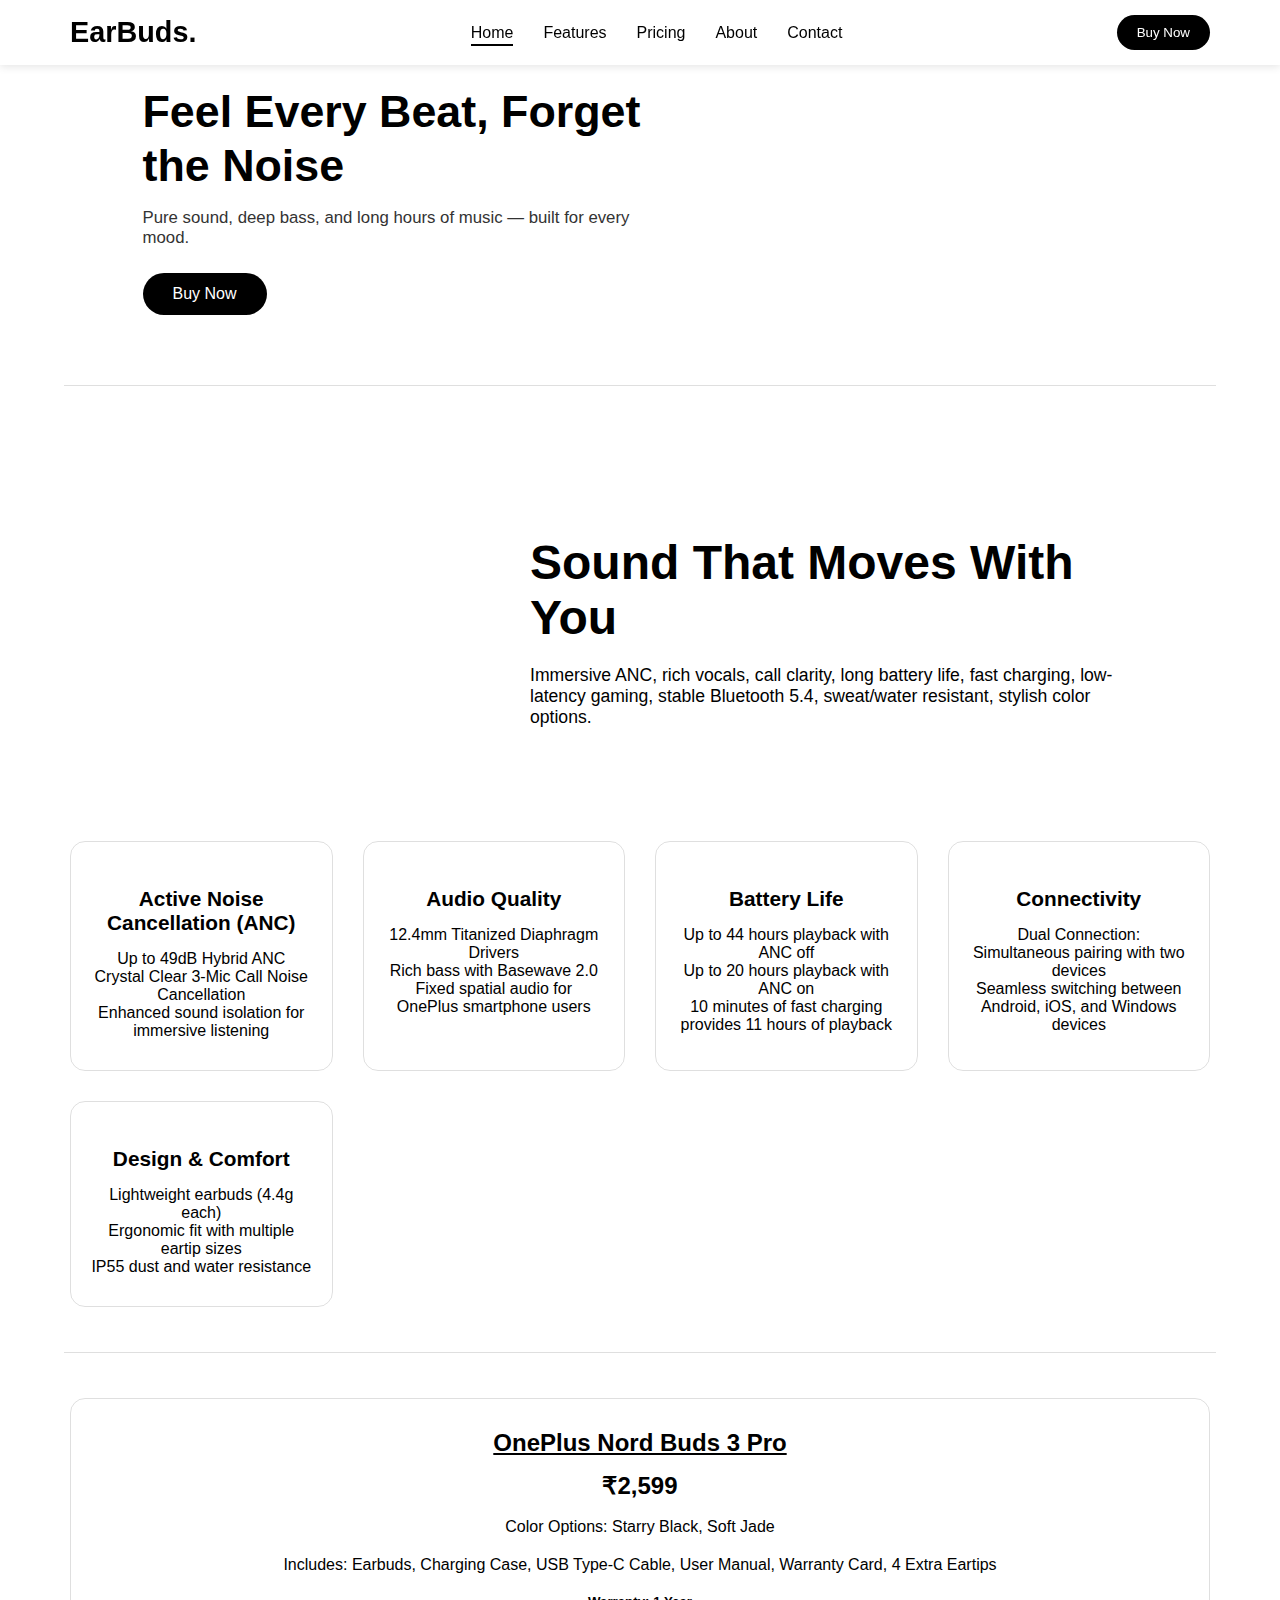
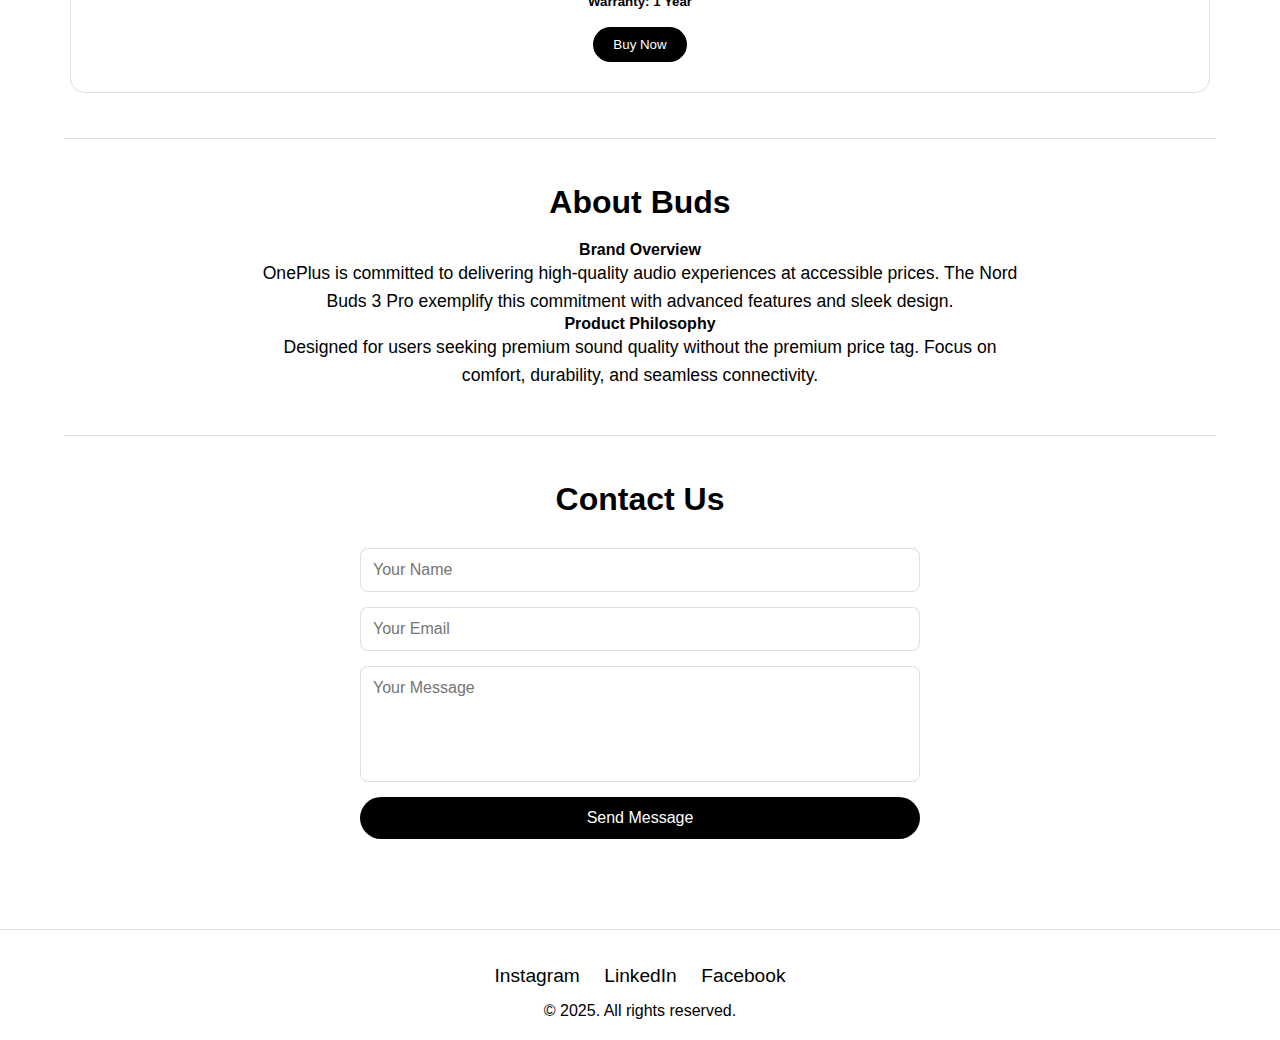
<file: Task2/index.html>
<!DOCTYPE html>
<html lang="en">
<head>
<meta charset="UTF-8">
<meta name="viewport" content="width=device-width, initial-scale=1.0">
<link rel="stylesheet" href="style.css">
<title>EarBuds – OnePlus Nord Buds 3 Pro</title>
</head>
<body>
<header>
  <div class="logo">EarBuds<span style="color:rgb(0, 0, 0);">.</span></div>
  <nav>
    <ul id="nav-links">
      <li><a href="#home" class="active">Home</a></li>
      <li><a href="#feature">Features</a></li>
      <li><a href="#pricing">Pricing</a></li>
      <li><a href="#about">About</a></li>
      <li><a href="#contact">Contact</a></li>
    </ul>
  </nav>
  <a href="https://www.oneplus.in/product/oneplus-nord-buds-3-pro" target="_blank">
  <button class="btn-buy">Buy Now</button></a>
  <div class="menu-icon" onclick="toggleMenu()">☰</div>
</header>
<section class="hero" id="home">
  <div class="hero-text">
    <h1>Feel Every Beat, Forget the Noise</h1>
    <p>Pure sound, deep bass, and long hours of music — built for every mood.</p>
   <a href="https://www.oneplus.in/product/oneplus-nord-buds-3-pro" target="_blank">
  <button class="btn-hero">Buy Now</button>
</a>
  </div>
  <div class="slideshow">
      <img src="1.jpg" alt="buds" class="active">
      <img src="2.jpg" alt="buds" class="active">
      <img src="3.jpg" alt="buds" class="active">
      <img src="4.jpg" alt="buds" class="active">
      <img src="5.jpg" alt="buds" class="active">
    </div>
</section>
<hr>
<section id="feature">
	<div class="feature">
   <div class="slideshow-f">
      <img src="f1.jpg" alt="buds" class="active">
      <img src="f2.jpg" alt="buds" class="active">
      <img src="f3.jpg" alt="buds" class="active">
      <img src="f4.jpg" alt="buds" class="active">
      <img src="f5.jpg" alt="buds" class="active">
      <img src="f6.jpg" alt="buds" class="active">
    </div>
  <div class="feature-text">
    <h1>Sound That Moves With You</h1>
    <p>Immersive ANC, rich vocals, call clarity, long battery life, fast charging, low-latency gaming, stable Bluetooth 5.4, sweat/water resistant, stylish color options.</p>
  </div>
</div>

	<div class="features">
  <div class="feature-card">
    <h3>Active Noise Cancellation (ANC)</h3>
   <ul>
		 <li>Up to 49dB Hybrid ANC</li>
		 <li>Crystal Clear 3-Mic Call Noise Cancellation</li>
		 <li>Enhanced sound isolation for immersive listening</li>
	</ul>
  </div>
  <div class="feature-card">
    <h3>Audio Quality</h3>
   <ul>
		 <li>12.4mm Titanized Diaphragm Drivers</li>
		 <li>Rich bass with Basewave 2.0</li>
		 <li>Fixed spatial audio for OnePlus smartphone users</li>
	</ul>
  </div>
  <div class="feature-card">
    <h3>Battery Life</h3>
    <ul>
		 <li>Up to 44 hours playback with ANC off</li>
		 <li>Up to 20 hours playback with ANC on</li>
		 <li>10 minutes of fast charging provides 11 hours of playback</li>
	</ul>
  </div>
  <div class="feature-card">
    <h3>Connectivity</h3>
   <ul>
		 <li>Dual Connection: Simultaneous pairing with two devices</li>
     <li>Seamless switching between Android, iOS, and Windows devices</li>
	</ul>
  </div>
  <div class="feature-card">
    <h3>Design & Comfort</h3>
	<ul>
		 <li>Lightweight earbuds (4.4g each)</li>
		 <li>Ergonomic fit with multiple eartip sizes</li>
		 <li>IP55 dust and water resistance</li>
	</ul>
  </div>
	</div>
  </section>
<hr>
<section class="pricing" id="pricing">
  <div class="pricing-card">
    <h3 style="text-decoration: underline;">OnePlus Nord Buds 3 Pro</h3>
    <h2>₹2,599</h2><br>
    <p>Color Options: Starry Black, Soft Jade</p>
	<p>Includes: Earbuds, Charging Case, USB Type-C Cable, User Manual, Warranty Card, 4 Extra Eartips</p>
	<h5>Warranty: 1 Year</h5><br>
   <a href="https://www.oneplus.in/product/oneplus-nord-buds-3-pro" target="_blank"><button class="btn-buy">Buy Now</button></a> 
  </div>
</section>
<hr>
<section class="about" id="about">
  <h2>About Buds</h2>
  <h4>Brand Overview</h4>
  <p>OnePlus is committed to delivering high-quality audio experiences at accessible prices. The Nord Buds 3 Pro exemplify this commitment with advanced features and sleek design.</p>
  <h4>Product Philosophy</h4>
  <p>Designed for users seeking premium sound quality without the premium price tag. Focus on comfort, durability, and seamless connectivity.</p>
</section>
<hr>
<section class="contact" id="contact">
  <h2>Contact Us</h2>
  <form>
    <input type="text" placeholder="Your Name" required>
    <input type="email" placeholder="Your Email" required>
    <textarea rows="5" placeholder="Your Message" required></textarea>
    <button type="submit">Send Message</button>
  </form>
</section>
<footer>
  <div class="socials">
    <a href="#">Instagram</a>
    <a href="#">LinkedIn</a>
    <a href="#">Facebook</a>
  </div>
  <p>&copy 2025. All rights reserved.</p>
</footer>
</body>
</html>
</file>
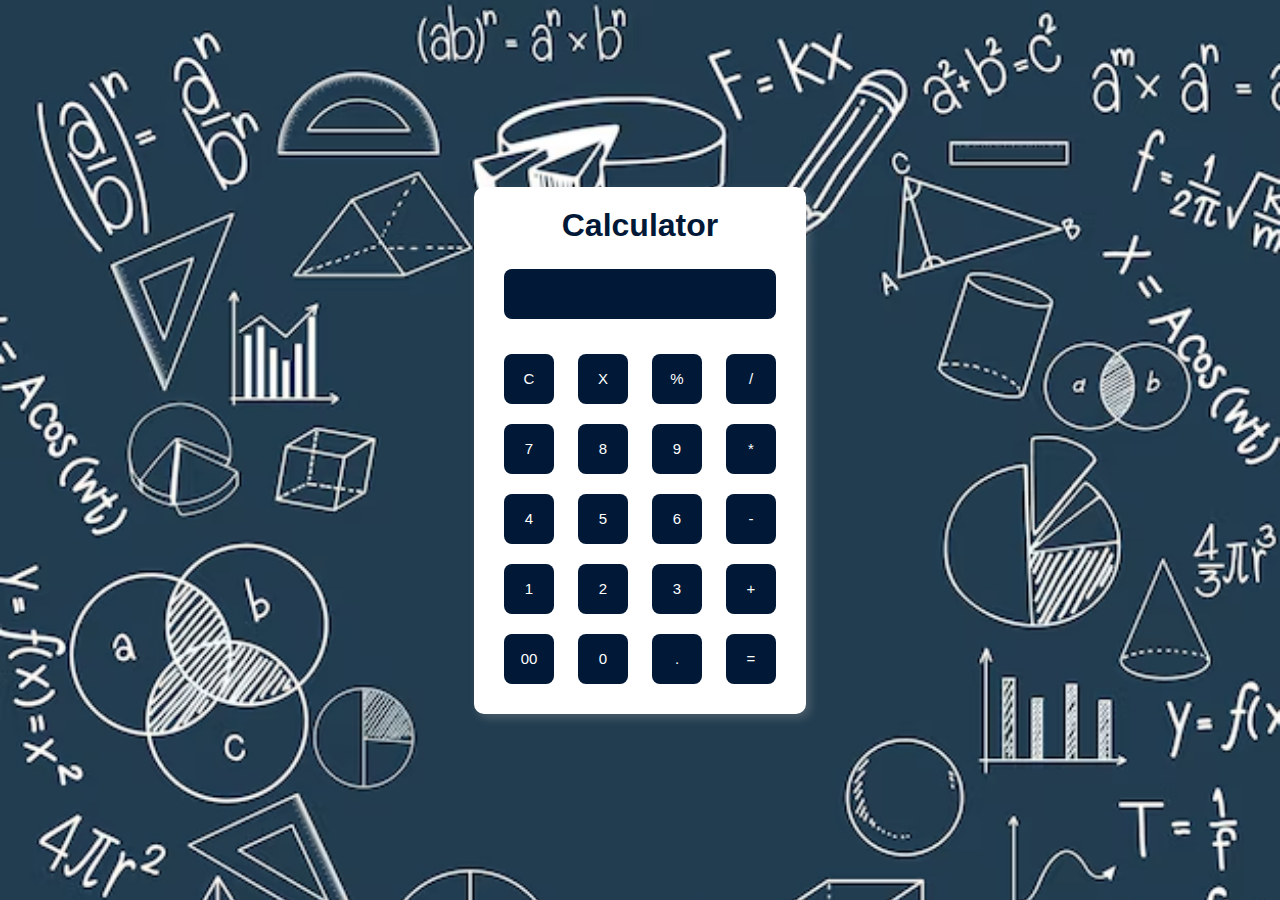
<file: Task3/index.html>
<!DOCTYPE html>
<html lang="en">
<head>
	<meta charset="UTF-8">
	<meta name="viewport" content="width=device-width, initial-scale=1.0">
	<link rel="stylesheet" href="style.css">
   <title>Calculator</title>
</head>
<body>
  <div id="cal">
      <div id="cont">
         <h1>Calculator</h1>
         <form>
            <div id="output">
               <input type="text" id='res'>
            </div>
            <div class="btn">
               <input type="button" value='C' onclick="Clear()">
               <input type="button" value='X' onclick="Back()">
               <input type="button" value='%' onclick="Solve('%')">
               <input type="button" value='/' onclick="Solve('/')">
               <br>
               <input type="button" value='7' onclick="Solve('7')">
               <input type="button" value='8' onclick="Solve('8')">
               <input type="button" value='9' onclick="Solve('9')">
               <input type="button" value='*' onclick="Solve('*')">
               <br>
               <input type="button" value='4' onclick="Solve('4')">
               <input type="button" value='5' onclick="Solve('5')">
               <input type="button" value='6' onclick="Solve('6')">
               <input type="button" value='-' onclick="Solve('-')">
               <br>
               <input type="button" value='1' onclick="Solve('1')">
               <input type="button" value='2' onclick="Solve('2')">
               <input type="button" value='3' onclick="Solve('3')">
               <input type="button" value='+' onclick="Solve('+')">
               <br>
               <input type="button" value='00' onclick="Solve('00')">
               <input type="button" value='0' onclick="Solve('0')">
               <input type="button" value='.' onclick="Solve('.')">
               <input type="button" value='=' onclick="Result()">
            </div>
         </form>
      </div>
   </div>
   <script src="script.js"></script>
</body>
</html>
</file>
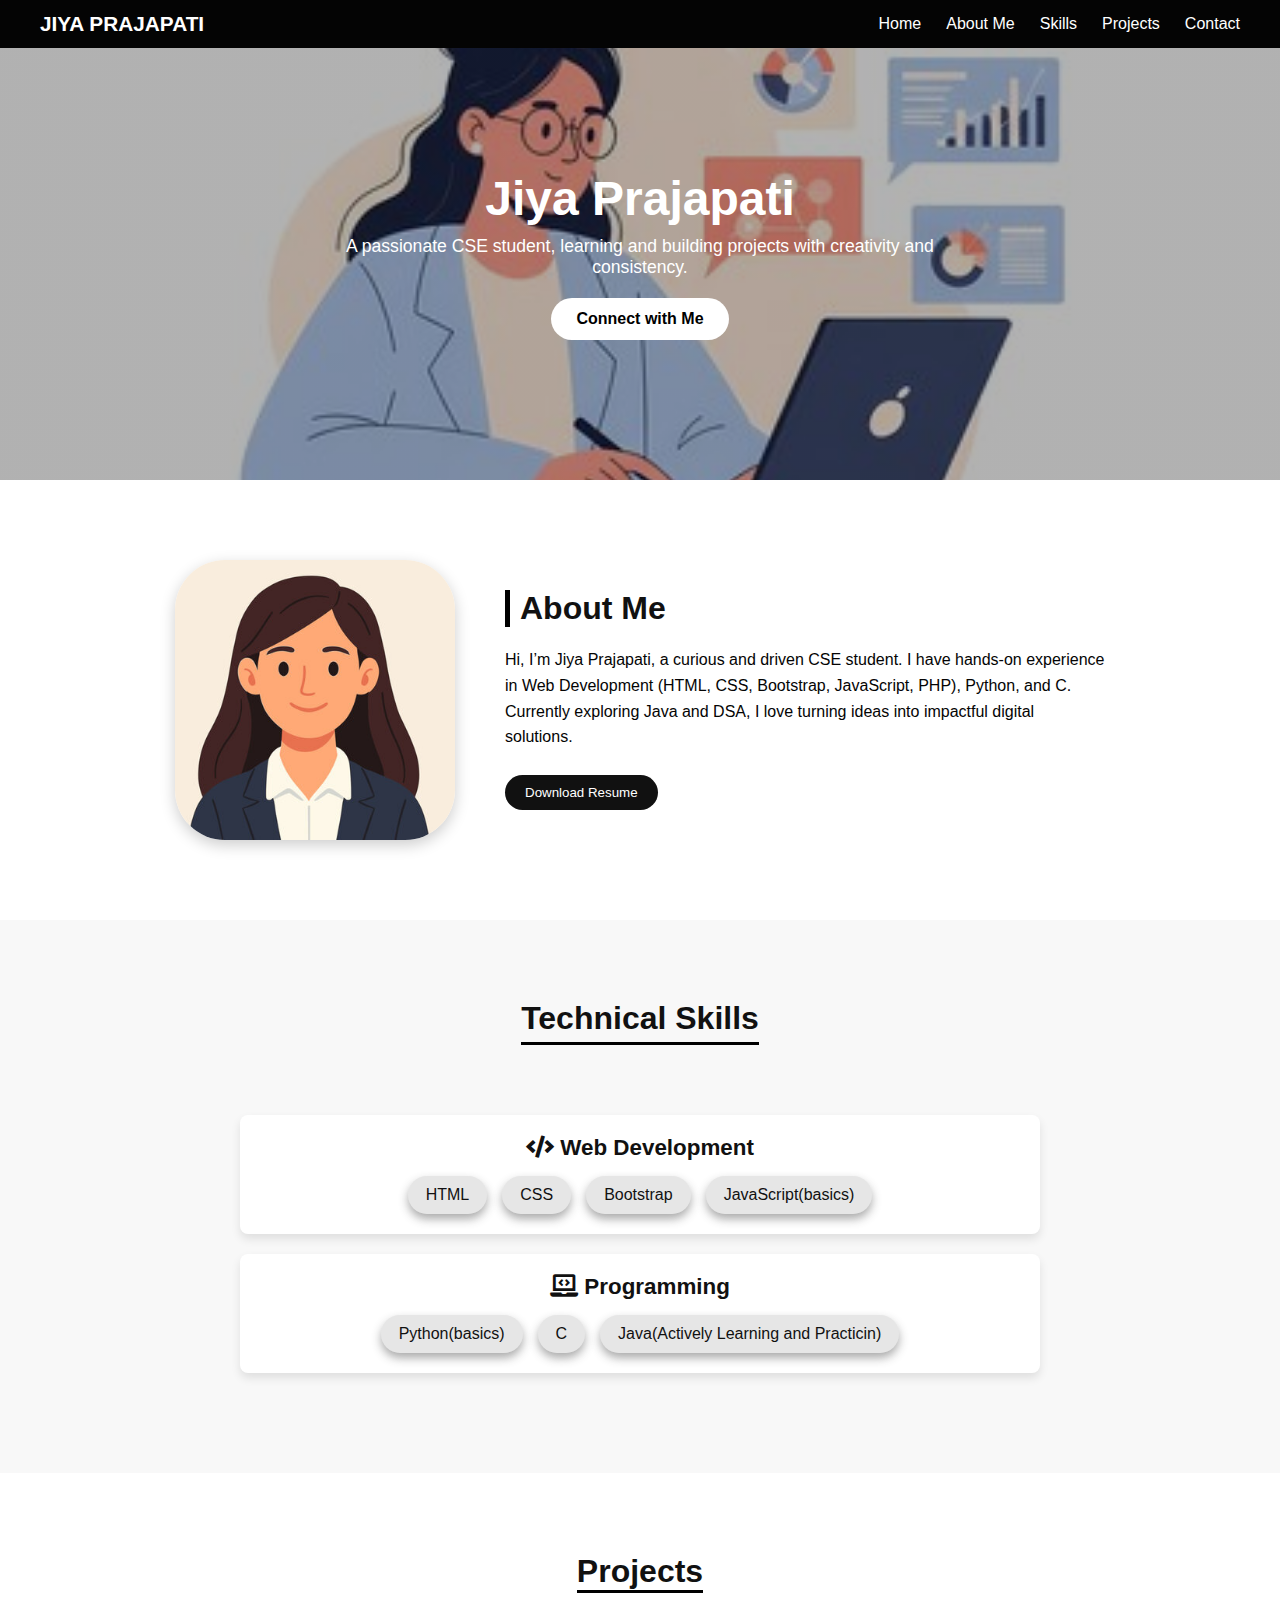
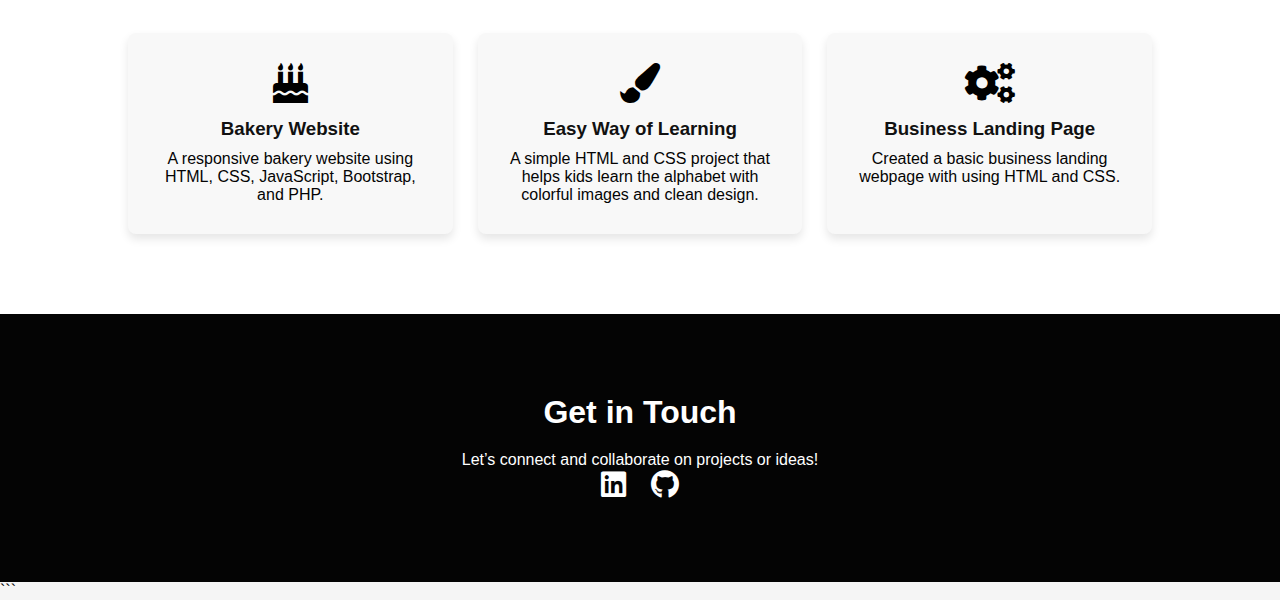
<file: Task1/MyPort.html>
<!DOCTYPE html>
<html lang="en">
<head>
<meta charset="UTF-8">
<meta name="viewport" content="width=device-width, initial-scale=1.0">
<title>Portfolio</title>
<link rel="stylesheet" href="https://cdnjs.cloudflare.com/ajax/libs/font-awesome/5.15.3/css/all.min.css" />
<link rel="stylesheet" href="styles.css">
</head>
<body>
<nav>
  <input type="checkbox" id="check">
  <label for="check" class="checkbtn"><i class="fas fa-bars"></i></label>
  <label class="logo">JIYA PRAJAPATI</label>
  <ul class="nav-links">
    <li><a href="#home">Home</a></li>
    <li><a href="#aboutme">About Me</a></li>
    <li><a href="#skills">Skills</a></li>
    <li><a href="#projects">Projects</a></li>
    <li><a href="#contact">Contact</a></li>
  </ul>
</nav>
<section id="home" class="hero-image">
  <div class="hero-text">
    <h1>Jiya Prajapati</h1>
    <p>A passionate CSE student, learning and building projects with creativity and consistency.</p>
    <a href="#contact"><button>Connect with Me</button></a>
  </div>
</section>
<section id="aboutme">
  <div class="about-content">
    <div class="about-image"></div>
    <div class="about-text">
      <h2>About Me</h2>
      <p>Hi, I’m Jiya Prajapati, a curious and driven CSE student. I have hands-on experience in Web Development (HTML, CSS, Bootstrap, JavaScript, PHP), Python, and C. Currently exploring Java and DSA, I love turning ideas into impactful digital solutions.</p>
      <button class="bttn">Download Resume</button>
    </div>
  </div>
</section>
<section id="skills">
  <h2>Technical Skills</h2>
  <div class="skill-category">
    <h3><i class="fas fa-code"></i> Web Development</h3>
    <div class="skill-list">
      <span>HTML</span><span>CSS</span><span>Bootstrap</span><span>JavaScript(basics)</span>
    </div>
  </div>
  <div class="skill-category">
    <h3><i class="fas fa-laptop-code"></i> Programming</h3>
    <div class="skill-list">
      <span>Python(basics)</span><span>C</span><span>Java(Actively Learning and Practicin)</span>
    </div>
  </div>
</section>
<section class="projects" id="projects">
  <h2>Projects</h2>
  <div class="projects-grid">
    <div class="project-item">
      <i class="fas fa-birthday-cake"></i>
      <h3>Bakery Website</h3>
      <p>A responsive bakery website using HTML, CSS, JavaScript, Bootstrap, and PHP.</p>
    </div>
    <div class="project-item">
      <i class="fas fa-paint-brush"></i>
      <h3>Easy Way of Learning</h3>
      <p>A simple HTML and CSS project that helps kids learn the alphabet with colorful images and clean design.</p>
    </div>
    <div class="project-item">
      <i class="fas fa-cogs"></i>
      <h3>Business Landing Page</h3>
      <p>Created a basic business landing webpage with using HTML and CSS.</p>
    </div>
  </div>
</section>
<section id="contact">
  <h2>Get in Touch</h2>
  <p>Let’s connect and collaborate on projects or ideas!</p>
  <div class="social-links">
    <a href="https://www.linkedin.com/in/jiya-prajapati-aa7210332" target="_blank"><i class="fab fa-linkedin"></i></a>
    <a href="https://github.com/JiyaPrajapati" target="_blank"><i class="fab fa-github"></i></a>
  </div>
</section>
</body>
</html>
```
</file>
<file: Task2/style.css>
* {
    margin: 0;
    padding: 0;
    box-sizing: border-box;
    font-family: "Poppins", sans-serif;
  }
  body {
    background-color: #ffffff;
    color: #000000;
  }
  a {
    text-decoration: none;
    color: inherit;
  }
  img {
    max-width: 100%;
    display: block;
  }
section:not(.hero):not(.feature) {
  padding: 40px 70px;
}

  header {
    width: 100%;
    background-color: white;
    color: black;
    display: flex;
    justify-content: space-between;
    align-items: center;
    padding: 15px 70px;
    box-shadow: 0 2px 8px rgba(0,0,0,0.1);
    position: fixed;
    top: 0;
    z-index: 1000;
  }
  .logo {
    font-size: 1.8rem;
    font-weight: 700;
  }
  .logo:hover{
	color: rgb(104, 104, 104);
  text-shadow: 0 0 10px rgba(165, 158, 158, 0.4);
  transform: scale(1.05);
  }
  nav ul {
    list-style: none;
    display: flex;
    gap: 30px;
  }
  nav ul li a {
    position: relative;
    font-weight: 500;
    transition: color 0.3s;
  }
  nav ul li a::after {
    content: '';
    position: absolute;
    bottom: -5px;
    left: 0;
    width: 0%;
    height: 2px;
    background-color: black;
    transition: width 0.3s ease;
  }
  nav ul li a:hover::after,
  nav ul li a.active::after {
    width: 100%;
  }
  .btn-buy {
    background-color: black;
    color: white;
    border: none;
    padding: 10px 20px;
    border-radius: 25px;
    cursor: pointer;
    transition: all 0.3s ease;
  }
  .btn-buy:hover {
    background-color: white;
    color: black;
    border: 1px solid black;
    transform: scale(1.05);
  }
  .menu-icon {
    display: none;
    font-size: 1.8rem;
    cursor: pointer;
  }
  @media (max-width: 768px) {
    header {
      padding: 15px 30px;
    }
    nav ul {
      position: absolute;
      top: 70px;
      right: 0;
      width: 100%;
      background-color: white;
      flex-direction: column;
      align-items: center;
      gap: 20px;
      padding: 20px 0;
      display: none;
      box-shadow: 0 4px 6px rgba(0,0,0,0.1);
    }
    nav ul.active {
      display: flex;
    }
    .btn-buy {
      display: none;
    }
    .menu-icon {
      display: block;
    }
  }
 .hero {
  display: flex;
  justify-content: space-around;
  align-items: center;
  padding: 40px 70px 20px; 
  gap: 10px;
}

  .hero-text {
    max-width: 600px;
	max-width: 520px;
  display: flex;
  flex-direction: column;
  justify-content: center;
  }
  .hero-text h1 {
    font-size: 2.8rem;
  line-height: 1.2;
  margin-bottom: 15px;
  }
  .hero-text p {
   font-size: 1.05rem;
  color: #333;
  margin-bottom: 25px;
  }
  .hero-text .btn-hero {
    background-color: black;
    color: white;
    border: none;
    padding: 12px 30px;
    border-radius: 25px;
    cursor: pointer;
    font-size: 1rem;
    transition: all 0.3s ease;
  }
  .hero-text .btn-hero:hover {
    background-color: white;
    color: black;
    border: 1px solid black;
    transform: scale(1.05);
  }
@media (max-width: 992px) {
  .hero {
    flex-direction: column-reverse; 
    text-align: center;
    padding-top: 40px 20px; 
    gap: 25px; 
  }
  .hero-text {
    max-width: 100%;
  }
  .slideshow {
    width: 280px;
    height: 280px;
    margin-bottom: 20px;
  }
  .slideshow-f {
    width: 280px;
    height: 280px;
    margin-bottom: 20px;
  }
  .hero-text h1 {
    font-size: 32px;
  }
  .hero-text p {
    font-size: 15px;
  }
  .hero-text button {
    font-size: 15px;
    padding: 10px 24px;
  }
  .feature {
    flex-direction: column-reverse; 
    text-align: center; 
    gap: 25px; 
  }
  .feature-text {
    max-width: 100%;
  }
  .feature-text h1 {
    font-size: 32px;
  }
  .feature-text p {
    font-size: 15px;
  }
}
  .slideshow {
      position: relative;
      width: 320px;
      height: 320px;
      margin: 0;
      padding: 0;
    }

    .slideshow img {
      position: absolute;
      width: 100%;
      height: 100%;
      object-fit: contain;
      opacity: 0;
      animation: fade 15s infinite;
      display: block;
	  border-radius: 20px;
    }

    .slideshow img:nth-child(1) {
      animation-delay: 0s;
    }

    .slideshow img:nth-child(2) {
      animation-delay: 3s;
    }

    .slideshow img:nth-child(3) {
      animation-delay: 6s;
    }

    .slideshow img:nth-child(4) {
      animation-delay: 9s;
    }
    .slideshow img:nth-child(5) {
      animation-delay: 12s;
    }

    @keyframes fade {
      0% { opacity: 0; }
      10% { opacity: 1; }
      25% { opacity: 1; }
      35% { opacity: 0; }
      100% { opacity: 0; }
    }

  .feature {
    display: flex;
    justify-content: space-around;
    align-items: center;
    padding: 40px 70px 20px; 
  gap: 10px;
  }
  .feature-text {
    max-width: 600px;
  }
  .feature-text h1 {
    font-size: 3rem;
    margin-bottom: 20px;
  }
  .feature-text p {
    font-size: 1.1rem;
    margin-bottom: 30px;
  }
  .features {
    display: grid;
    grid-template-columns: repeat(auto-fit, minmax(220px, 1fr));
    gap: 30px;
    text-align: center;
  }
  .feature-card {
    padding: 30px 20px;
    border: 1px solid #00000020;
    border-radius: 15px;
    transition: transform 0.3s, box-shadow 0.3s;
  }
  .feature-card ul li{
    list-style: none;
  }
  .feature-card:hover {
    transform: translateY(-10px);
    box-shadow: 0 10px 20px rgba(0,0,0,0.1);
  }
  .feature-card h3 {
    margin: 15px 0;
    font-size: 1.3rem;
  }
    .slideshow-f {
      position: relative;
      width: 350px;
      height: 350px;
      margin: 0;
      padding: 0;
    }

    .slideshow-f img {
      position: absolute;
      width: 100%;
      height: 100%;
      object-fit: contain;
      opacity: 0;
      animation: fade 18s infinite;
      display: block;
    }

    .slideshow-f img:nth-child(1) {
      animation-delay: 0s;
    }

    .slideshow-f img:nth-child(2) {
      animation-delay: 3s;
    }

    .slideshow-f img:nth-child(3) {
      animation-delay: 6s;
    }

    .slideshow-f img:nth-child(4) {
      animation-delay: 9s;
    }
    .slideshow-f img:nth-child(5) {
      animation-delay: 12s;
    }
    .slideshow-f img:nth-child(6) {
      animation-delay: 15s;
    }

    @keyframes fade {
      0% { opacity: 0; }
      10% { opacity: 1; }
      25% { opacity: 1; }
      35% { opacity: 0; }
      100% { opacity: 0; }
    }
 hr {
  border: none;
  border-top: 1px solid #00000020;
  margin: 5px auto;
  width: 90%;
}

  .pricing {
    display: grid;
    grid-template-columns: repeat(auto-fit, minmax(220px, 1fr));
    gap: 30px;
    text-align: center;
  }
  .pricing-card {
    border: 1px solid #00000020;
    padding: 30px 20px;
    border-radius: 15px;
    transition: transform 0.3s, box-shadow 0.3s;
  }
  .pricing-card:hover {
    transform: translateY(-10px);
    box-shadow: 0 10px 20px rgba(0,0,0,0.1);
  }
  .pricing-card h3 {
    font-size: 1.5rem;
    margin-bottom: 15px;
  }
  .pricing-card p {
    margin-bottom: 20px;
  }
  .about {
    max-width: 900px;
    margin: auto;
    text-align: center;
  }
  .about h2 {
    margin-bottom: 20px;
    font-size: 2rem;
  }
  .about p {
    font-size: 1.1rem;
    line-height: 1.6;
  }
  .contact {
    max-width: 700px;
    margin: auto;
    text-align: center;
  }
  .contact h2 {
    margin-bottom: 30px;
    font-size: 2rem;
  }
  .contact form {
    display: flex;
    flex-direction: column;
    gap: 15px;
  }
  .contact input, .contact textarea {
    padding: 12px;
    border: 1px solid #00000020;
    border-radius: 8px;
    font-size: 1rem;
    resize: none;
  }
  .contact button {
    background-color: black;
    color: white;
    border: none;
    padding: 12px 25px;
    border-radius: 25px;
    cursor: pointer;
    font-size: 1rem;
    transition: all 0.3s ease;
  }
  .contact button:hover {
    background-color: white;
    color: black;
    border: 1px solid black;
    transform: scale(1.05);
  }
  footer {
    text-align: center;
    padding: 20px;
    border-top: 1px solid #00000020;
    margin-top: 50px;
  }
  footer .socials {
    margin: 15px 0;
  }
  footer .socials a {
    margin: 0 10px;
    font-size: 1.2rem;
    transition: color 0.3s;
  }
  footer .socials a:hover {
    color: black;
  }
</file>
<file: Task3/style.css>
* {
    margin: 0;
    padding: 0;
    box-sizing: border-box;
}
body{
	background-image: url("bg.jpg");
	background-repeat: no-repeat;
	background-size: cover;
}
h1{
   text-align: center;
   color: #011936;
   font-family: 'Segoe UI', Tahoma, Geneva, Verdana, sans-serif;
}
#cal {
    width: 100%;
    height: 100vh;
    display: flex;
    justify-content: center;
    align-items: center;
}
#cont {
    background: white;
    padding: 20px;
    border-radius: 10px;
	box-shadow: 4px 4px 10px rgba(177, 176, 176, 0.3);
}
#cont form input {
    border: 0;
    outline: 0;
    width: 50px;
    height: 50px;
    border-radius: 8px;
    font-size: 15px;
    margin: 10px;
    cursor: pointer;
    background-color: #011936;
    color: white;
}
#res {
    padding: 10px;
}
form #output {
    display: flex;
    justify-content: flex-end;
    margin: 15px 0;
}
form #output input {
    text-align: right;
    flex: 1;
    font-size: 28px;
}
</file>
<file: Task1/styles.css>
* {
  margin: 0;
  padding: 0;
  box-sizing: border-box;
}
body {
  font-family: 'Poppins', Arial, sans-serif;
  background-color: #f5f5f5;
  color: #040404;
}
nav {
  background-color: #040404;
  color: white;
  display: flex;
  justify-content: space-between;
  align-items: center;
  padding: 12px 40px;
  position: fixed;
  top: 0;
  width: 100%;
  z-index: 1000;
}
.logo {
  font-size: 1.3rem;
  font-weight: bold;
}
.nav-links {
  list-style: none;
  display: flex;
  gap: 25px;
}
.nav-links a {
  color: white;
  text-decoration: none;
  font-weight: 500;
  transition: color 0.3s ease;
}
.nav-links a:hover {
  color: #070707;
}
.checkbtn {
  font-size: 30px;
  color: white;
  cursor: pointer;
  display: none;
}
#check {
  display: none;
}
.hero-image {
  background: linear-gradient(rgba(0, 0, 0, 0.3), rgba(0,0,0,0.3)), url("Hero.jpg") center;
  background-repeat: no-repeat;
  background-size: cover;
  height: 50vh;
  display: flex;
  align-items: center;
  justify-content: center;
  color: white;
  text-align: center;
  padding: 0 20px;
  margin-top: 30px;
}
.hero-text h1 {
  font-size: 3rem;
  margin-bottom: 10px;
}
.hero-text p {
  font-size: 1.1rem;
  margin-bottom: 20px;
  max-width: 600px;
  margin-left: auto;
  margin-right: auto;
}
.hero-text button {
  background-color: white;
  border: none;
  padding: 12px 25px;
  color: black;
  border-radius: 25px;
  font-size: 1rem;
  cursor: pointer;
  font-weight: bold;
  transition: 0.3s;
}
.hero-text button:hover {
  background-color: black;
  color: white;
}
#aboutme {
  background-color: white;
  padding: 80px 10%;
}
.about-content {
  display: flex;
  flex-wrap: wrap;
  align-items: center;
  justify-content: center;
  gap: 50px;
}
.about-image {
  background: url('Profile.jpg') center/cover no-repeat;
  width: 280px;
  height: 280px;
  border-radius: 50px;
  box-shadow: 0 5px 15px rgba(0,0,0,0.2);
}
.about-text {
  max-width: 600px;
}
.about-text h2 {
  font-size: 2rem;
  color: #111;
  border-left: 5px solid #000000;
  padding-left: 10px;
  margin-bottom: 20px;
}
.about-text p {
  line-height: 1.6;
  margin-bottom: 25px;
}
.bttn {
  background-color: #111;
  color: white;
  border: none;
  padding: 10px 20px;
  border-radius: 20px;
  cursor: pointer;
  transition: 0.3s;
}
.bttn:hover {
  background-color: #ffffff;
  border-radius: 10px;
  box-shadow: 0 5px 15px rgba(0,0,0,0.2);
  color: #111;
}
#skills {
  background-color: #f8f8f8;
  text-align: center;
  padding: 80px 20px;
}
#skills h2 {
  font-size: 2rem;
  color: #111;
  margin-bottom: 50px;
  display: inline-block;
  border-bottom: 3px solid #000000;
  padding-bottom: 5px;
}
.skill-category {
  background: white;
  margin: 20px auto;
  max-width: 800px;
  border-radius: 8px;
  box-shadow: 0 5px 10px rgba(0,0,0,0.1);
  padding: 20px;
}
.skill-category h3 {
  color: #111;
  font-size: 1.4rem;
  margin-bottom: 15px;
}
.skill-list {
  display: flex;
  flex-wrap: wrap;
  justify-content: center;
  gap: 15px;
}
.skill-list span {
  background-color: #85858534;
  color: #111;
  border-radius: 8px;
  box-shadow: 0 5px 10px rgba(48, 47, 47, 0.404);
  padding: 10px 18px;
  border-radius: 20px;
  font-weight: 500;
}
.projects {
  background-color: white;
  padding: 80px 10%;
  text-align: center;
}
.projects h2 {
  font-size: 2rem;
  color: #111;
  border-bottom: 3px solid #000000;
  display: inline-block;
  margin-bottom: 40px;
}
.projects-grid {
  display: grid;
  grid-template-columns: repeat(auto-fit, minmax(280px, 1fr));
  gap: 25px;
}
.project-item {
  background: #f8f8f8;
  border-radius: 10px;
  padding: 30px;
  border-radius: 8px;
  box-shadow: 0 5px 10px rgba(0,0,0,0.1);
  transition: transform 0.3s ease;
}
.project-item:hover {
  transform: translateY(-8px);
}
.project-item i {
  font-size: 2.5rem;
  color: #000000;
  margin-bottom: 15px;
}
.project-item h3 {
  color: #111;
  margin-bottom: 10px;
}
#contact {
  background-color: #040404;
  color: white;
  text-align: center;
  padding: 80px 20px;
}
#contact h2 {
  font-size: 2rem;
  margin-bottom: 20px;
  color: #ffffff;
}
.social-links a {
  color: white;
  font-size: 1.8rem;
  margin: 0 10px;
  transition: color 0.3s;
}
.social-links a:hover {
  color: #6e6d69;
}
@media (max-width: 768px) {
  .checkbtn { display: block; }
  .nav-links {
    position: fixed;
    top: 65px;
    right: -100%;
    background-color: #040404;
    height: 100vh;
    width: 100%;
    flex-direction: column;
    align-items: center;
    transition: right 0.3s;
  }
  #check:checked ~ .nav-links { right: 0; }
}
</file>
